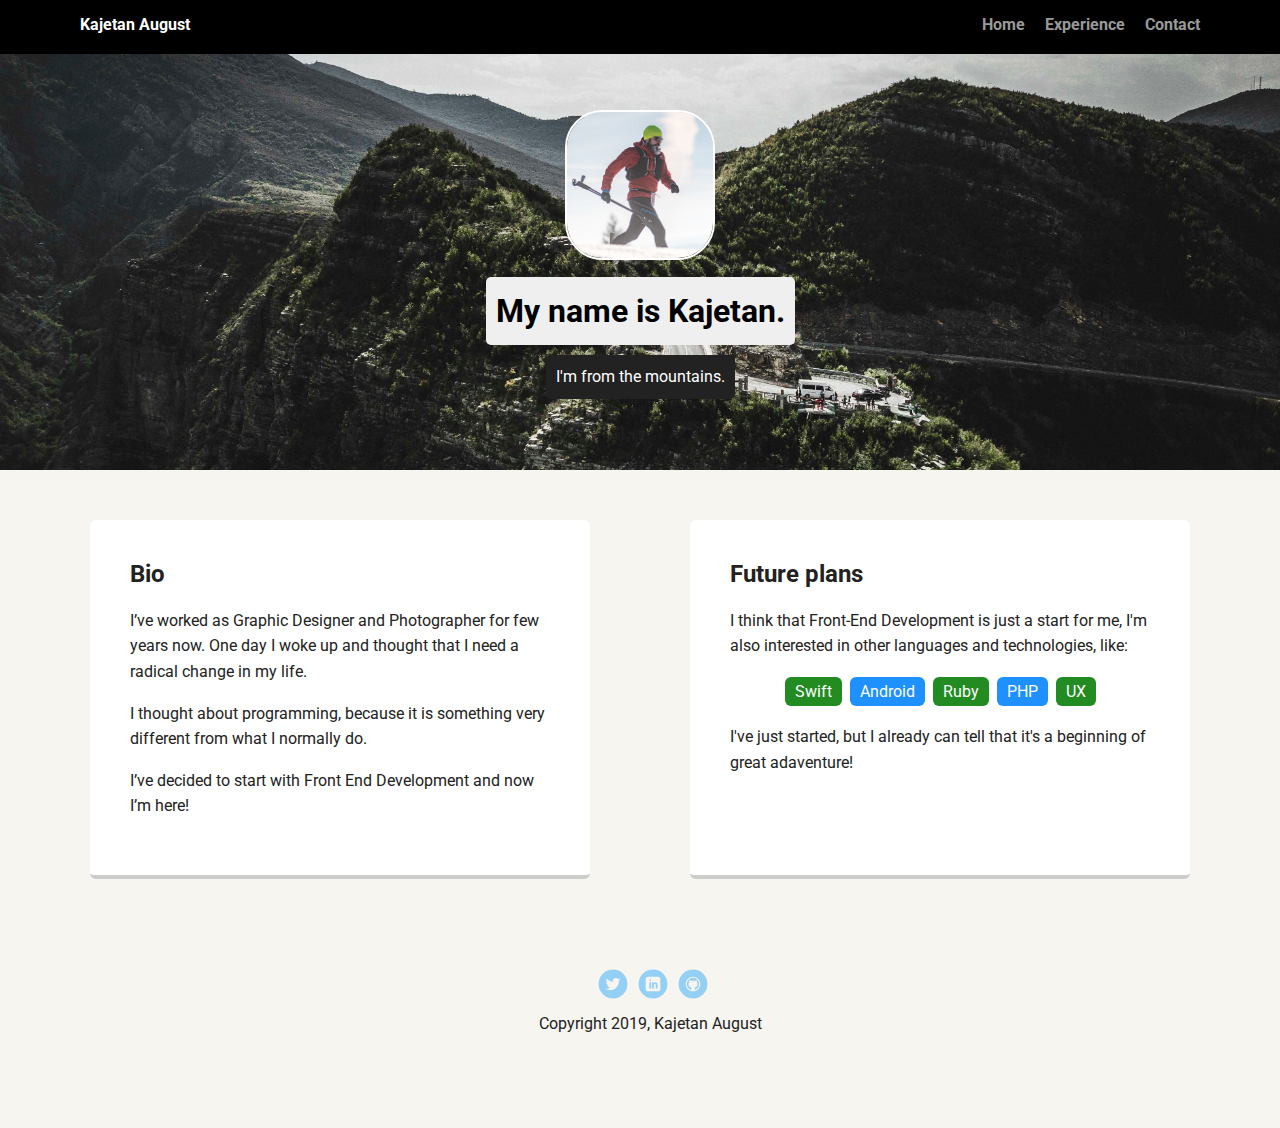
<file: index.html>
<!doctype html>
<html lang="en">
<head>
  <meta charset="utf-8">
  <title>Kajetan August's Page</title>
  <meta name="viewport" content="width=device-width, initial-scale=1.0">
  <link rel="stylesheet" href="styles.css">
  <link href="https://fonts.googleapis.com/css?family=Muli%7CRoboto:400,300,500,700,900" rel="stylesheet"></head>
  <body>

    <nav class="main-nav">
        <ul class="nav">
          <li class="name">Kajetan August</li>
          <li><a href="index.html">Home</a></li>
          <li><a href="experience.html">Experience</a></li>
          <li><a href="contact.html">Contact</a></li>
        </ul>
      </nav>

    <header>
      <img src="images/profile_picture.png" alt="Picture of Kajetan running" class="profile-image">
      <h1 class="tag name">My name is Kajetan.</h1>
      <p class="tag location">I'm from the mountains.</p>
    </header>

    <main class="flex">
      <section class="card">
        <h2>Bio</h2>
        <p>I’ve worked as Graphic Designer and Photographer for few years now. One day I  woke up and thought that I need a radical change in my life.</p>
        <p>I thought about programming, because it is something very different from what I normally do. </p>
        <p>I’ve decided to start with Front End Development and now I’m here!</p>
      </section> 

      <section class="card">
        <h2>Future plans</h2>
        <p>I think that Front-End Development is just a start for me, I'm also interested in other languages and technologies, like:</p>
        <ul class="skills">
          <li>Swift</li>
          <li>Android</li>
          <li>Ruby</li>
          <li>PHP</li>
          <li>UX</li>
        </ul>
        <p>I've just started, but I already can tell that it's a beginning of great adaventure!</p>
      </section> 

    </main>
    <footer>
      <ul>
        <li><a href="https://twitter.com/Kajetan79616246" class="social twitter">Twitter</a></li>
        <li><a href="https://www.linkedin.com/in/kajetan-august-1b5209130/" class="social linkedin">LinkedIn</a></li>
        <li><a href="https://github.com/KajetanAugust" class="social github">Github</a></li>
      </ul>
      <p class="copyright">Copyright 2019, Kajetan August</p>
    </footer>
  </body>
  </html>
</file>
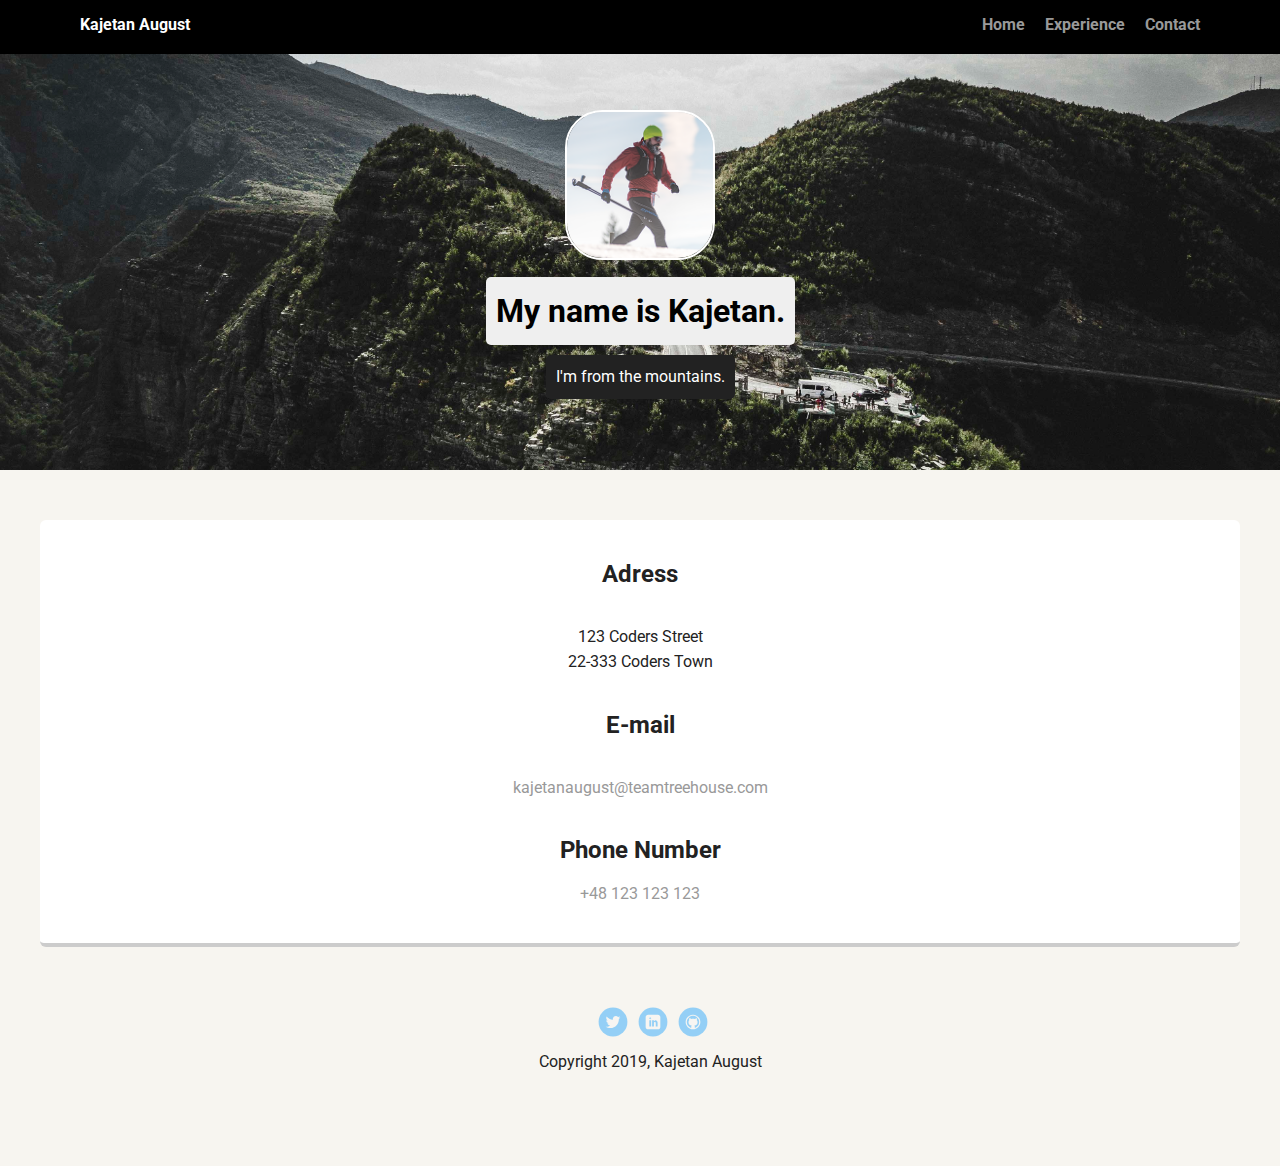
<file: contact.html>
<!doctype html>
<html lang="en">
    <head>
        <meta charset="utf-8">
        <title>Experience - Kajetan August's Page</title>
        <meta name="viewport" content="width=device-width, initial-scale=1.0">
        <link rel="stylesheet" href="styles.css">
        <link href="https://fonts.googleapis.com/css?family=Muli%7CRoboto:400,300,500,700,900" rel="stylesheet">
    </head>

    <body>
        <nav class="main-nav">
            <ul class="nav">
                <li class="name">Kajetan August</li>
                <li><a href="index.html">Home</a></li>
                <li><a href="experience.html">Experience</a></li>
                <li><a href="contact.html">Contact</a></li>
            </ul>
        </nav>
            
        <header>
            <img src="images/profile_picture.png" alt="Picture of Kajetan running" class="profile-image">
            <h1 class="tag name">My name is Kajetan.</h1>
            <p class="tag location">I'm from the mountains.</p>
        </header>
        <main>
            <section class="contact flex-additional">
                <h2>Adress</h2>
                <p>
                123 Coders Street<br>
                22-333 Coders Town
                </p>
                
                <h2>E-mail</h2>
                <p><a href="mailto:kajetanaugust@teamtreehouse.com">kajetanaugust@teamtreehouse.com</a></p>
                
                <h2>Phone Number</h2>
                <a>+48 123 123 123</a>
            </section>
        </main>
        <footer>
                <ul>
                <li><a href="https://twitter.com/Kajetan79616246" class="social twitter">Twitter</a></li>
                <li><a href="https://www.linkedin.com/in/kajetan-august-1b5209130/" class="social linkedin">LinkedIn</a></li>
                <li><a href="https://github.com/KajetanAugust" class="social github">Github</a></li>
                </ul>
                <p class="copyright">Copyright 2019, Kajetan August</p>
        </footer>
    </body>
</html>
</file>
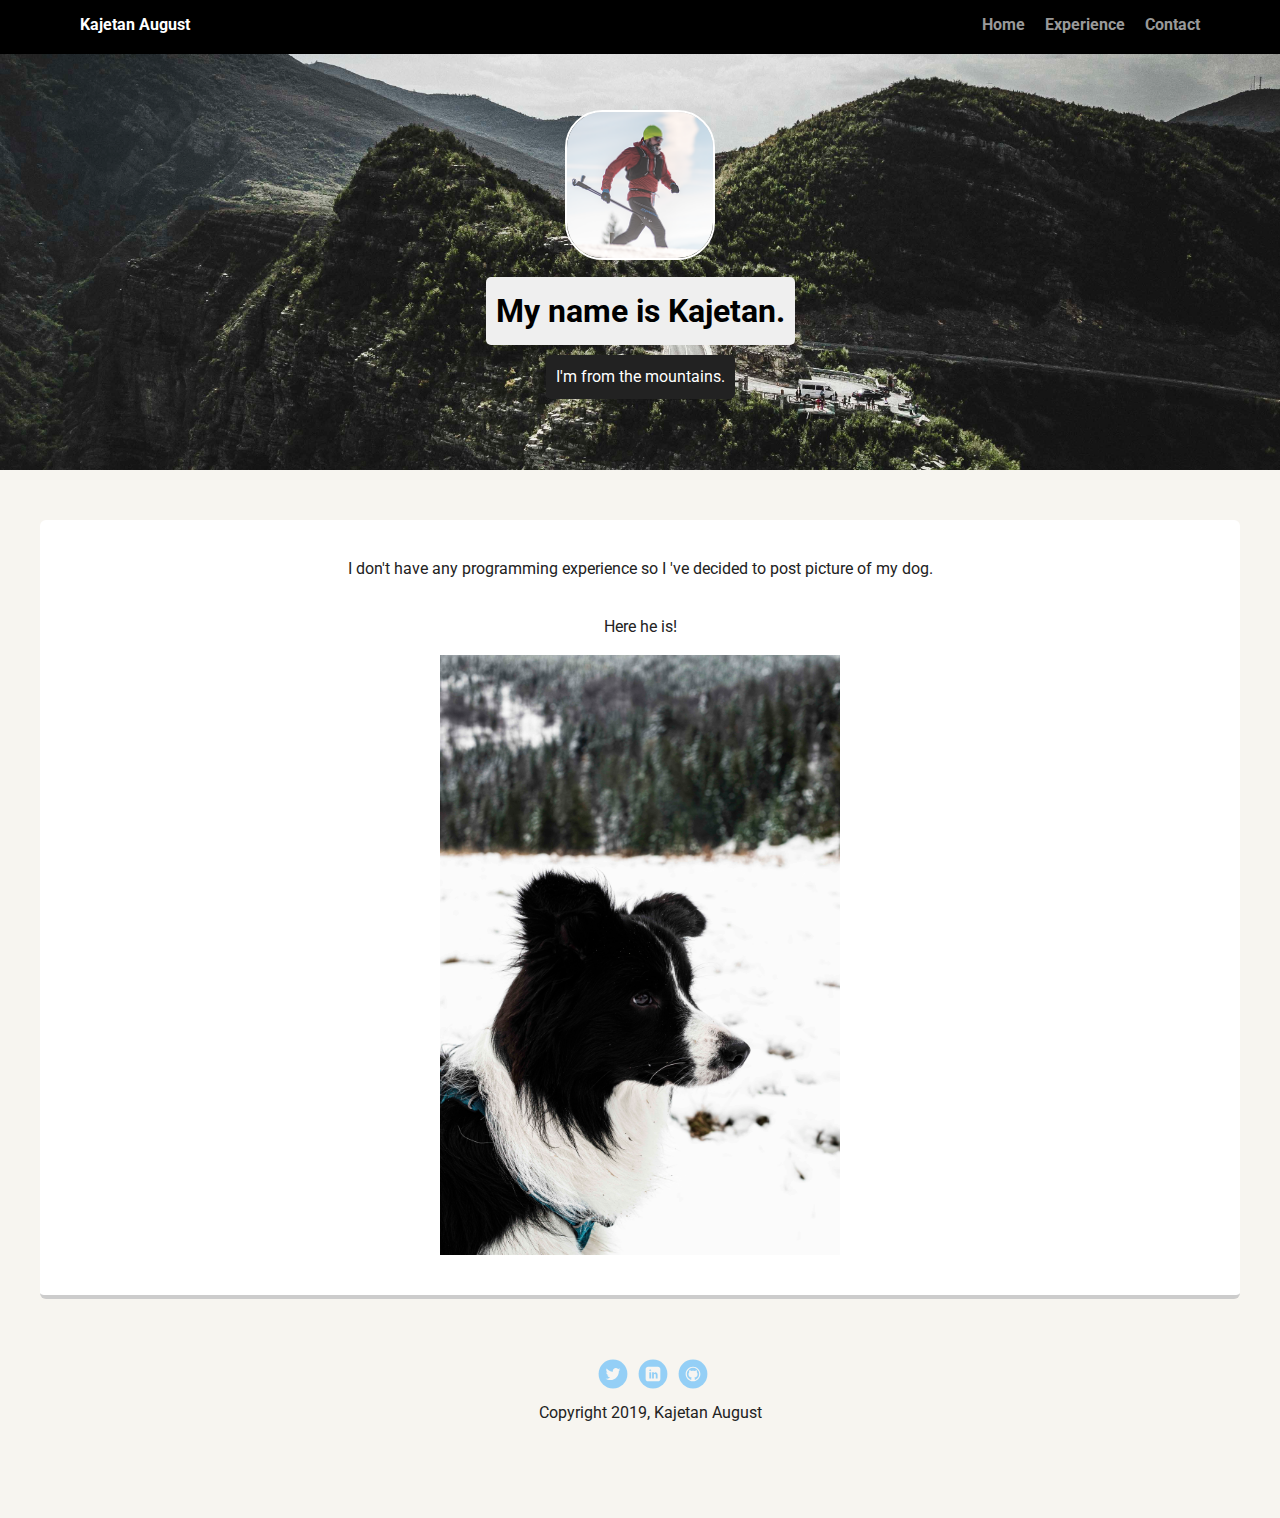
<file: experience.html>
<!doctype html>
<html lang="en">
    <head>
        <meta charset="utf-8">
        <title>Experience - Kajetan August's Page</title>
        <meta name="viewport" content="width=device-width, initial-scale=1.0">
        <link rel="stylesheet" href="styles.css">
        <link href="https://fonts.googleapis.com/css?family=Muli%7CRoboto:400,300,500,700,900" rel="stylesheet">
    </head>

    <body>
        <nav class="main-nav">
            <ul class="nav">
                <li class="name">Kajetan August</li>
                <li><a href="index.html">Home</a></li>
                <li><a href="experience.html">Experience</a></li>
                <li><a href="contact.html">Contact</a></li>
            </ul>
        </nav>
                
        <header>
            <img src="images/profile_picture.png" alt="Picture of Kajetan running" class="profile-image">
            <h1 class="tag name">My name is Kajetan.</h1>
            <p class="tag location">I'm from the mountains.</p>
        </header>
        <main>
            <section class="experience-text flex-additional">
                <p>I don't have any programming experience so I 've decided to post picture of my dog.</p>
                <p>Here he is!</p>
                <img src="images/DOG.JPG" alt="Photo pf my dog" class="dog-photo">
            </section>
        </main>
        <footer>
            <ul>
                <li><a href="https://twitter.com/Kajetan79616246" class="social twitter">Twitter</a></li>
                <li><a href="https://www.linkedin.com/in/kajetan-august-1b5209130/" class="social linkedin">LinkedIn</a></li>
                <li><a href="https://github.com/KajetanAugust" class="social github">Github</a></li>
            </ul>
        <p class="copyright">Copyright 2019, Kajetan August</p>
        </footer>
    </body>
</html>
</file>
<file: styles.css>
/* Global Layout Set-up */
* { 
  box-sizing: border-box;
}
  
body {
  margin: 0;
  padding: 0;
  text-align: center;
  font-family: 'Roboto', sans-serif;
  color: #222;
  background: #f7f5f0;
}
/* Link Styles */

a {
  text-decoration: none;
  color: #999;
}
a:hover {
  color: #6633ff;
}

/* Section Styles */

.main-nav {
  width: 100%;
  background: black;
  min-height: 30px;
  padding: 10px;
  position: fixed;
  text-align: center;
}
.nav {
  display: flex;
  justify-content: space-around;
  font-weight: 700;
  list-style-type: none;
  margin: 0 auto;
  padding: 0;
}

.nav .name {
    display: block;
    margin-right: auto;
    color: white;
}
.nav li {
  padding: 5px 10px 10px 10px;
}
.nav a {
  transition: all .5s;
}
.nav a:hover {
  color: white
}

header {
  text-align: center;
  background: url('images/background_photo.JPG') no-repeat center center ;
  background-size: cover;
  overflow: hidden;
  padding-top: 60px;
}
header {
  line-height: 1.5;
}
header .profile-image {
  margin-top: 50px;
  width: 150px;
  height: 150px;
  border-radius: 25%;
  border: 2px solid white;
  transition: all .5s;
}
header .profile-image:hover {
  transform: scale(1.1) rotate(360deg);
}

.dog-photo  {
  max-width: 400px;
  align-self: center;
}



.tag {
  background-color: #efefef;
  color: black;
  padding: 10px;
  border-radius: 5px;
  display: table;
  margin: 10px auto;
} 
.location {
  background-color: #222;
  color: white;
}
.card {
  margin: 30px;
  padding: 20px 40px 40px;
  max-width: 500px;
  text-align: left;
  background: #fff;
  border-bottom: 4px solid #ccc;
  border-radius: 6px;
  transition: all .5s;
}

.contact,
.experience-text {
  margin: 30px;
  padding: 20px 40px 40px;
  max-width: 100%;
  text-align: center;
  background: rgb(255, 255, 255);
  border-bottom: 4px solid #ccc;
  border-radius: 6px;
  transition: all .5s;
}

.card:hover,
.contact:hover,
.experience-text:hover {
  border-color: #ff99ff;
}

ul.skills {
  padding: 0;
  text-align: center;
}

.skills li {
  border-radius: 6px;
  display: inline-block;
  background: dodgerblue;
  color: white;
  padding: 5px 10px;
  margin: 2px;
}

.skills li:nth-child(odd) {
  background: forestgreen;
}

footer {
  width: 100%;
  min-height: 30px;
  padding: 20px 0 40px 20px;
}

footer .copyright {
  top: -8px;
  font-size: .75em;
}

footer ul {
  list-style-type: none;
  margin: 0;
  padding: 0;
}

footer ul li {
  display: inline-block;
}

a.social {
  display: inline-block;
  text-indent: -9999px;
  margin-left: 5px;
  width: 30px;
  height: 30px;
  background-size: 30px 30px;
  opacity: .4;
  transition: all .5s;
}
a.twitter {
  background-image: url(images/twitter.svg);
}
a.linkedin {
  background-image: url(images/linkedin.svg);
}
a.github {
  background-image: url(images/github.svg);
}
a.social:hover {
  opacity: 1;
}
.clearfix {
  clear: both;
}

/* Styles for larger screens */
@media screen and (min-width: 720px) {
  
  .flex {
      display: -ms-flexbox;      /* TWEENER - IE 10 */
      display: flex; 
      max-width: 1200px;
      -ms-flex-pack: distribute;
      justify-content: space-around;
      margin: 0 auto;
  }

  .flex-additional {
    display: -ms-flexbox;      /* TWEENER - IE 10 */
    display: flex; 
    max-width: 1200px;
    -ms-flex-pack: distribute;
    justify-content: space-around;
    margin: 30px auto;
    flex-direction: column;
}

  header {
    min-height: 470px;
  }

  .nav {
    max-width: 1200px;
    padding: 0 30px;
  }


  main {
    padding-top: 20px;
  }

  main p {
    line-height: 1.6em;
  }

  footer {
    font-size: 1.3em;
    max-width: 1200px;
    margin: 40px auto;
  }

}

/* Clearfix */
  .group:after {
    content: "";
    display: table;
    clear: both;
  }
</file>
